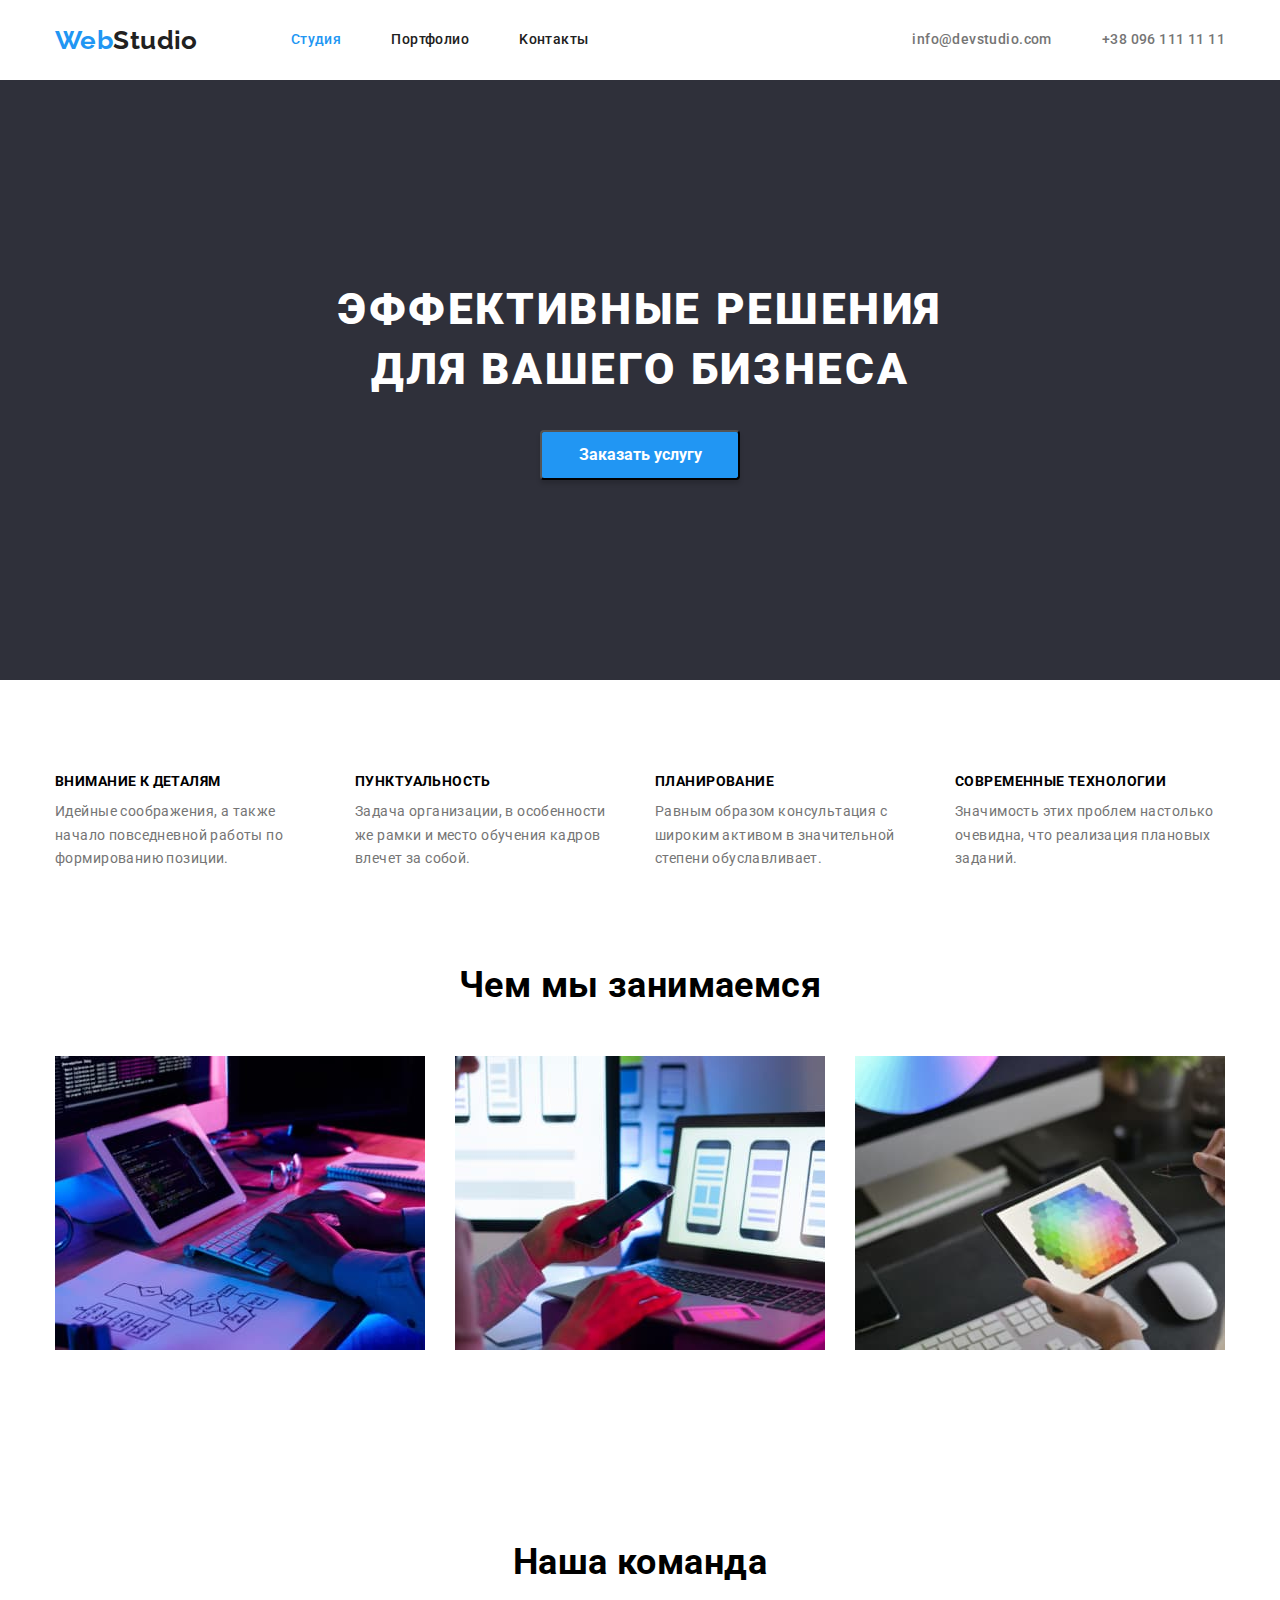
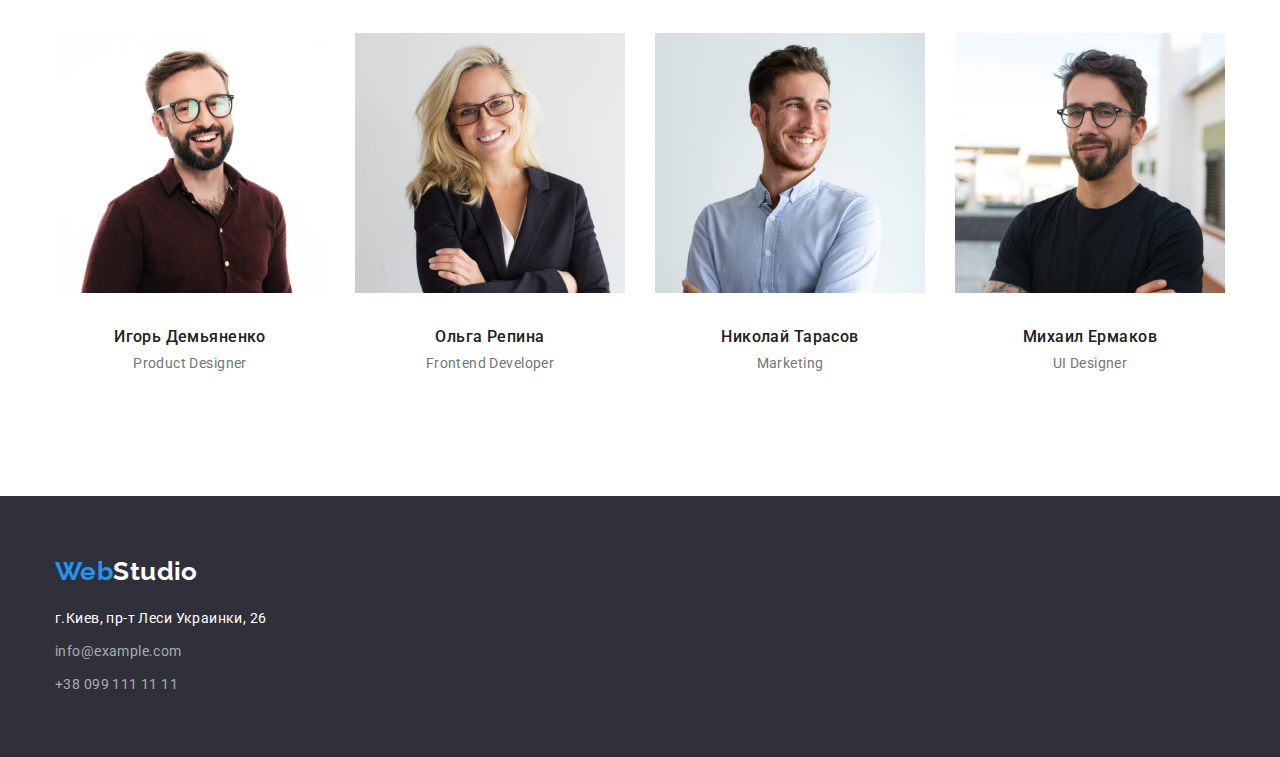
<file: index.html>
<!DOCTYPE html>
<html lang="ru">
  <head>
    <meta charset="UTF-8" />
    <meta http-equiv="X-UA-Compatible" content="IE=edge" />
    <meta name="viewport" content="width=device-width, initial-scale=1.0" />
    <title>hw-03</title>
    <link rel="preconnect" href="https://fonts.googleapis.com" />
    <link rel="preconnect" href="https://fonts.gstatic.com" crossorigin />
    <link
      href="https://fonts.googleapis.com/css2?family=Raleway:wght@400;700&family=Roboto:wght@400;500;700;900&display=swap"
      rel="stylesheet"
    />
    <link
      rel="stylesheet"
      href="https://cdnjs.cloudflare.com/ajax/libs/modern-normalize/1.1.0/modern-normalize.min.css"
    />
    <link rel="stylesheet" href="./style/styles.css" />
  </head>
  <body class="page">
    <!--верхня линия-->
    <header class="header">
      <!--навигатор сайта-->
      <div class="container site-nav">
        <nav class="site nav">
          <a href="#" lang="en" class="link logo">
            <span class="logo-web">Web</span>Studio
          </a>
          <ul class="nav list">
            <li class="nav item">
              <a href="index.html" class="nav link current">Студия</a>
            </li>
            <li class="nav item">
              <a href="portfolio.html" class="nav link">Портфолио</a>
            </li>
            <li class="nav item">
              <a href="#" class="nav link">Kонтакты</a>
            </li>
          </ul>
        </nav>
        <!--почта и телефон-->
        <ul class="contacts list">
          <li class="contacts item">
            <a href="mailto:info@devstudio.com" class="contacts link"
              >info@devstudio.com</a
            >
          </li>
          <li class="contacts item">
            <a href="tel:+380961111111" class="contacts link"
              >+38 096 111 11 11</a
            >
          </li>
        </ul>
      </div>
    </header>

    <main>
      <section class="section main">
        <div class="container main">
          <h1 class="main-title">Эффективные решения для вашего бизнеса</h1>
          <button type="button" class="main btr">Заказать услугу</button>
        </div>
      </section>
      <!--особености услуг-->
      <section class="section">
        <div class="container">
          <h2 class="title visually-hidden">наши особливости</h2>
          <ul class="description list">
            <li class="description item">
              <h3 class="description title">Внимание к деталям</h3>
              <p class="disc-text">
                Идейные соображения, а также начало повседневной работы по
                формированию позиции.
              </p>
            </li>
            <li class="description item">
              <h3 class="description title">Пунктуальность</h3>
              <p class="disc-text">
                Задача организации, в особенности же рамки и место обучения
                кадров влечет за собой.
              </p>
            </li>
            <li class="description item">
              <h3 class="description title">Планирование</h3>
              <p class="disc-text">
                Равным образом консультация с широким активом в значительной
                степени обуславливает.
              </p>
            </li>
            <li class="description item">
              <h3 class="description title">Современные технологии</h3>
              <p class="disc-text">
                Значимость этих проблем настолько очевидна, что реализация
                плановых заданий.
              </p>
            </li>
          </ul>
        </div>
      </section>
      <!--чем занимаемся-->
      <section class="section what-doing not-padding">
        <div class="container">
          <h2 class="section-titele">Чем мы занимаемся</h2>
          <ul class="list">
            <li class="item">
              <img
                class="imeges writing"
                src="./images/code-writing.jpg"
                alt="розробка програмного забезпечення"
              />
            </li>
            <li class="item">
              <img
                class="imeges fron"
                src="./images/create-front-end.jpg"
                alt="тестування мобільного додатку"
              />
            </li>
            <li class="item">
              <img
                class="imeges tablet"
                src="./images/tablet.jpg"
                alt="налаштування палітри кольорів"
              />
            </li>
          </ul>
        </div>
      </section>
      <!--Наша команда-->
      <section class="section team">
        <div class="container">
          <h2 class="section-titele">Наша команда</h2>
          <ul class="team list">
            <li class="team item">
              <img
                class="team images igor"
                src="./images/igor.jpg"
                alt="foto-igor"
              />
              <div class="team-content">
                <h3 class="team-title">Игорь Демьяненко</h3>
                <p lang="en" class="team-text">Product Designer</p>
              </div>
            </li>
            <li class="team item">
              <img
                class="team images"
                src="./images/Olga.jpg"
                alt="foto-olga"
              />
              <div class="team-content">
                <h3 class="team-title">Ольга Репина</h3>
                <p lang="en" class="team-text">Frontend Developer</p>
              </div>
            </li>
            <li class="team item">
              <img
                class="team images"
                src="./images/Nikolay.jpg"
                alt="foto-Nikolay"
              />
              <div class="team-content">
                <h3 class="team-title">Николай Тарасов</h3>
                <p lang="en" class="team-text">Marketing</p>
              </div>
            </li>
            <li class="team item">
              <img
                class="team images michael"
                src="./images/Michael.jpg"
                alt="foto-Michael"
              />
              <div class="team-content">
                <h3 class="team-title">Михаил Ермаков</h3>
                <p lang="en" class="team-text">UI Designer</p>
              </div>
            </li>
          </ul>
        </div>
      </section>
    </main>

    <!-- Підвал сторінки -->
    <footer class="footer">
      <div class="container">
        <a href="#" lang="en" class="link logo-footer"
          ><span class="logo-web">Web</span>Studio</a
        >
        <address class="address">
          <ul class="list">
            <li class="address-googl item">
              <a
                href="https://www.google.com.ua/maps/place/%D0%B1%D1%83%D0%BB.+%D0%9B%D0%B5%D1%81%D0%B8+%D0%A3%D0%BA%D1%80%D0%B0%D0%B8%D0%BD%D0%BA%D0%B8,+26,+%D0%9A%D0%B8%D0%B5%D0%B2,+02000/@50.4265841,30.5361971,17z/data=!3m1!4b1!4m5!3m4!1s0x40d4cf0e033ecbe9:0x57a4dffefec77da0!8m2!3d50.4265807!4d30.5383858?hl=ru"
                target="_blank"
                class="link"
              >
                г.Киев, пр-т Леси Украинки, 26
              </a>
            </li>
            <li class="footer-address item">
              <a href="mailto:info@example.com" class="link"
                >info@example.com</a
              >
            </li>
            <li class="footer-address item">
              <a href="tel:+380991111111" class="link">+38 099 111 11 11</a>
            </li>
          </ul>
        </address>
      </div>
    </footer>
  </body>
</html>
</file>
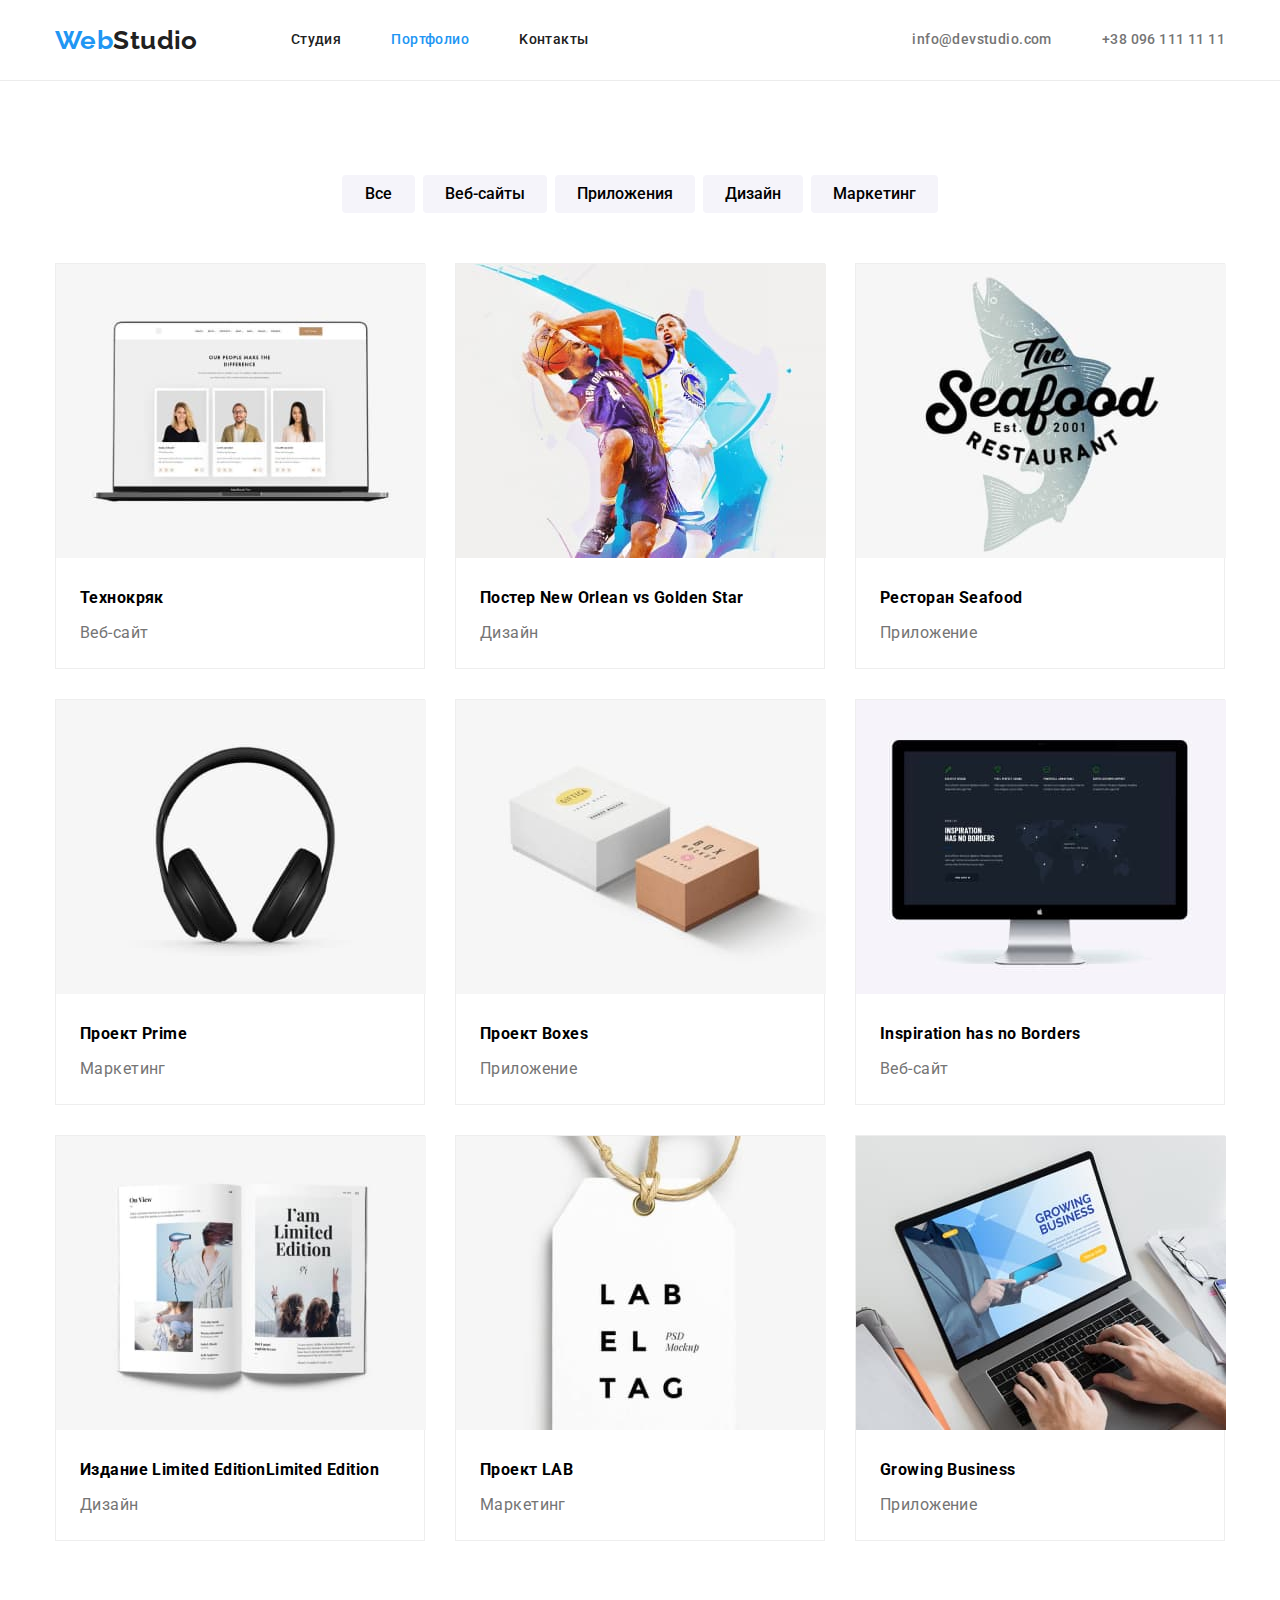
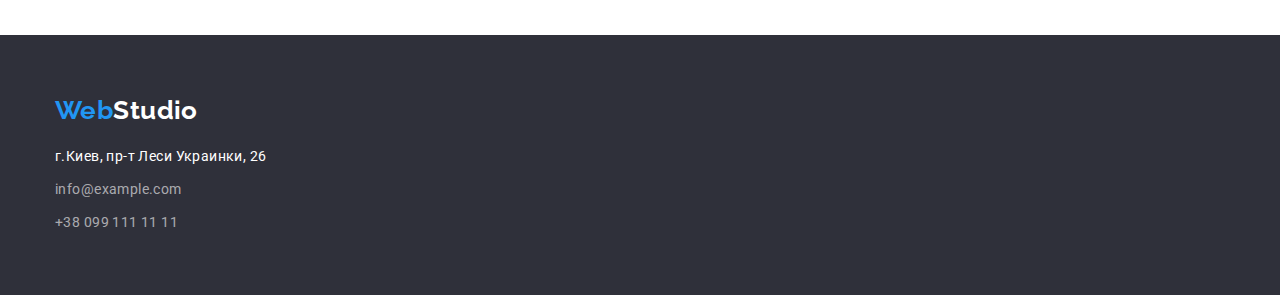
<file: portfolio.html>
<!DOCTYPE html>
<html lang="ru">
  <head>
    <meta charset="UTF-8" />
    <meta http-equiv="X-UA-Compatible" content="IE=edge" />
    <meta name="viewport" content="width=device-width, initial-scale=1.0" />
    <title>hw-03</title>
    <link rel="preconnect" href="https://fonts.googleapis.com" />
    <link rel="preconnect" href="https://fonts.gstatic.com" crossorigin />
    <link
      href="https://fonts.googleapis.com/css2?family=Raleway:wght@400;700&family=Roboto:wght@400;500;700;900&display=swap"
      rel="stylesheet"
    />
    <link
      rel="stylesheet"
      href="https://cdnjs.cloudflare.com/ajax/libs/modern-normalize/1.1.0/modern-normalize.min.css"
    />
    <link rel="stylesheet" href="./style/portfolio.css" />
  </head>
  <body class="page">
    <!--верхняя линия-->
    <header class="header">
      <!--навигатор сайта-->
      <div class="container site-nav">
        <nav class="site nav">
          <a href="#" lang="en" class="link logo">
            <span class="logo-web">Web</span>Studio
          </a>
          <ul class="nav list">
            <li class="nav item">
              <a href="index.html" class="nav link">Студия</a>
            </li>
            <li class="nav item">
              <a href="portfolio.html" class="nav link current">Портфолио</a>
            </li>
            <li class="nav item">
              <a href="#" class="nav link">Kонтакты</a>
            </li>
          </ul>
        </nav>
        <!--почта и телефон-->
        <ul class="contacts list">
          <li class="contacts item">
            <a href="mailto:info@devstudio.com" class="contacts link"
              >info@devstudio.com</a
            >
          </li>
          <li class="contacts item">
            <a href="tel:+380961111111" class="contacts link"
              >+38 096 111 11 11</a
            >
          </li>
        </ul>
      </div>
    </header>

    <section class="section main">
      <div class="container">
        <h1 class="visually-hidden">portfolio</h1>
        <div class="filter">
          <ul class="button list">
            <li class="button item">
              <button type="button" class="btn active">Все</button>
            </li>
            <li class="button item">
              <button type="button" class="btn active">Веб-сайты</button>
            </li>
            <li class="button item">
              <button type="button" class="btn active">Приложения</button>
            </li>
            <li class="button item">
              <button type="button" class="btn active">Дизайн</button>
            </li>
            <li class="button item">
              <button type="button" class="btn active">Маркетинг</button>
            </li>
          </ul>
        </div>
        <ul class="section content list">
          <li class="section item">
            <img
              class="section-imeg"
              src="./images/site1.jpg"
              alt="site page"
            />
            <div class="description">
              <h2 class="item-title">Технокряк</h2>
              <p class="section-text">Веб-сайт</p>
            </div>
          </li>
          <li class="section item">
            <img
              class="section-imeg"
              src="./images/basketball2.jpg"
              alt="two basketball players"
            />
            <div class="description">
              <h2 class="item-title">
                Постер <span lang="en">New Orlean vs Golden Star</span>
              </h2>
              <p class="section-text">Дизайн</p>
            </div>
          </li>
          <li class="section item">
            <img
              class="section-imeg"
              src="./images/fish3.jpg"
              alt="fish restaurant logo"
            />
            <div class="description">
              <h2 class="item-title">
                Ресторан <span lang="en">Seafood</span>
              </h2>
              <p class="section-text">Приложение</p>
            </div>
          </li>
          <li class="section item">
            <img
              class="section-imeg"
              src="./images/headphones4.jpg"
              alt="headphones"
            />
            <div class="description">
              <h2 class="item-title">Проект <span lang="en"> Prime</span></h2>
              <p class="section-text">Маркетинг</p>
            </div>
          </li>
          <li class="section item">
            <img
              class="section-imeg"
              src="./images/boxes5.jpg"
              alt="two boxes"
            />
            <div class="description">
              <h2 class="item-title">Проект <span lang="en"> Boxes</span></h2>
              <p class="section-text">Приложение</p>
            </div>
          </li>
          <li class="section item">
            <img
              class="section-imeg"
              src="./images/monitor6.jpg"
              alt="monitor"
            />
            <div class="description">
              <h2 lang="en" class="item-title">Inspiration has no Borders</h2>
              <p class="section-text">Веб-сайт</p>
            </div>
          </li>
          <li class="section item">
            <img
              class="section-imeg"
              src="./images/book7.jpg"
              alt="open book"
            />
            <div class="description">
              <h2 class="item-title">
                Издание <span lang="en">Limited Edition</span>Limited Edition
              </h2>
              <p class="section-text">Дизайн</p>
            </div>
          </li>
          <li class="section item">
            <img
              class="section-imeg"
              src="./images/label8.jpg"
              alt="progect label "
            />
            <div class="description">
              <h2 class="item-title">Проект <span lang="en"> LAB</span></h2>
              <p class="section-text">Маркетинг</p>
            </div>
          </li>
          <li class="section item">
            <img
              class="section-imeg"
              src="./images/label9.jpg"
              alt="growing business"
            />
            <div class="description">
              <h2 lang="en" class="item-title">Growing Business</h2>
              <p class="section-text">Приложение</p>
            </div>
          </li>
        </ul>
      </div>
    </section>

    <!-- Підвал сторінки -->
    <footer class="footer">
      <div class="container">
        <a href="#" lang="en" class="link logo-footer"
          ><span class="logo-web">Web</span>Studio</a
        >
        <address class="address">
          <ul class="list">
            <li class="address-googl item">
              <a
                href="https://www.google.com.ua/maps/place/%D0%B1%D1%83%D0%BB.+%D0%9B%D0%B5%D1%81%D0%B8+%D0%A3%D0%BA%D1%80%D0%B0%D0%B8%D0%BD%D0%BA%D0%B8,+26,+%D0%9A%D0%B8%D0%B5%D0%B2,+02000/@50.4265841,30.5361971,17z/data=!3m1!4b1!4m5!3m4!1s0x40d4cf0e033ecbe9:0x57a4dffefec77da0!8m2!3d50.4265807!4d30.5383858?hl=ru"
                target="_blank"
                class="link"
              >
                г.Киев, пр-т Леси Украинки, 26
              </a>
            </li>
            <li class="footer-address item">
              <a href="mailto:info@example.com" class="link"
                >info@example.com</a
              >
            </li>
            <li class="footer-address item">
              <a href="tel:+380991111111" class="link">+38 099 111 11 11</a>
            </li>
          </ul>
        </address>
      </div>
    </footer>
  </body>
</html>
</file>
<file: style/styles.css>
/* перемение сайта*/

:root {
  /* текст */
  --main-text: 'Roboto', sans-serif;
  --logo-text: 'Raleway', sans-serif;
  /* цвета текста */
  --main-text-color: #212121;
  --acсent-color: #2196f3;
  --main-text-grey: #757575;
  --main-light: #ffffff;

  /* цвета фона */
  --background-dark: #2f303a;
  --background-light: #e5e5e5;
  --background-grey: #f5f4fa;
}

html {
  box-sizing: border-box;
}
*,
*::before,
*::after {
  box-sizing: inherit;
}

body {
  font-family: var(--main-text);
  font-size: 14px;
  line-height: 1.14;
  letter-spacing: 0.03em;
}

.list .link,
.list .item,
a {
  text-decoration: none;
  font-style: normal;
}
.list {
  list-style: none;
}

.list,
h1,
h2,
h3,
h4,
p {
  padding: 0;
  margin: 0;
}

/* основной цвет #212121 */
/* вторичний цвет #757575 */
/* белий основ #FFFFFF */
/* основ голуб #2196F3 */
/* вторичние цвет фона #2F303A */

/* container site - контейнери сайта */
.container {
  width: 1200px;
  padding-left: 15px;
  padding-right: 15px;
  margin-left: auto;
  margin-right: auto;
  /* УДАЛИТЬ */
  /* background-color: aqua;
  outline: 2px solid blue; */
}

/* header site -шапка сайта  */
.header {
  background-color: var(--main-light);
}
.container.site-nav {
  display: flex;
  align-items: center;
}

/* nav site -навигатор сайта */

.site.nav {
  display: flex;
  align-items: center;
}

/*logo-site логоти сайта*/
.logo {
  color: var(--main-text-color);
  font-family: var(--logo-text);
  font-weight: 700;
  font-size: 26px;
  line-height: 1.19;
}

.logo-web {
  color: var(--acсent-color);
}

.nav.list {
  display: flex;
  margin-left: 93px;
}

/* .nav.item:not(:last-child),
.contacts.item:not(:last-child) {
  margin-right: 50px;
} */
.nav.item + .item,
.contacts.item + .item {
  margin-left: 50px;
}

.nav.link,
.contacts.link {
  display: block;
  padding-top: 32px;
  padding-bottom: 32px;

  color: var(--main-text-color);
  font-weight: 500;
}

.contacts.link {
  color: var(--main-text-grey);
}
/* контакти */
.contacts.list {
  display: flex;
  margin-left: auto;

  font-weight: 500;
}
.nav.link.current {
  color: var(--acсent-color);
}

/* hover i focus */
.nav .link:hover,
.nav .link:focus,
.nav .link:active,
.footer-address .link:hover,
.footer-address .link:focus,
.contacts.link:hover,
.contacts.link:focus {
  color: var(--acсent-color);
}

/* main section- главний раздел */
.section {
  padding-top: 94px;
  padding-bottom: 94px;
  /* УДАЛИТЬ */
  /* outline: 2px solid tomato; */
}

.section.main {
  padding-top: 200px;
  padding-bottom: 200px;

  text-align: center;
  background-color: var(--background-dark);
}

.main-title {
  margin-bottom: 30px;
  margin-left: 250px;
  margin-right: 250px;

  color: var(--main-light);
  font-weight: 900;
  font-size: 44px;
  line-height: 1.36;
  letter-spacing: 0.06em;

  text-transform: uppercase;
}

.main .btr {
  min-width: 200px;
  height: 50px;
  text-align: center;

  color: var(--main-light);
  background-color: var(--acсent-color);
  font-family: var(--main-text);
  font-weight: 700;
  font-size: 16px;
  line-height: 1.88;

  box-shadow: 0px 4px 4px rgba(0, 0, 0, 0.15);
  border-radius: 4px;
}

/* service features-особености услуги*/
.visually-hidden {
  position: absolute;
  width: 1px;
  height: 1px;
  margin: -1px;
  border: 0;
  padding: 0;

  white-space: nowrap;
  clip-path: inset(100%);
  clip: rect(0 0 0 0);
  overflow: hidden;
}

.description.title {
  margin-bottom: 10px;

  text-transform: uppercase;
  font-size: 14px;
  line-height: 1.14;
}
.description.list {
  display: flex;
}

.description.item {
  width: calc((100% - 90px) / 4);
  margin-right: 30px;
  align-items: flex-end;
}
.description.item:last-child {
  margin-right: 0;
}

.disc-text {
  line-height: 1.71;
  color: var(--main-text-grey);
}

/* what-doing-чем занимаемся */
.section.not-padding {
  padding-top: 0;
}
.section-titele {
  margin-bottom: 50px;

  font-weight: 700;
  font-size: 36px;
}
.what-doing,
.team {
  text-align: center;
  /* background-color: var(--background-light); */
}
.what-doing .list {
  display: flex;
}

.what-doing .item:not(:last-child) {
  margin-right: 30px;
}

.what-doing .imeges {
  width: 370px;
}

/* Наша команда */
/* .section.team {
  background-color: var(--background-grey);
} */

.team.images {
  width: 270px;
  /* margin-bottom: 30px; */
}
.team.list {
  display: flex;
}
.team.item {
  margin-right: 30px;
  text-align: center;
}
.team-content {
  padding-top: 30px;
  padding-bottom: 30px;
}
.team .team-title {
  margin-bottom: 10px;

  color: var(--main-text-color);

  font-weight: 500;
  font-size: 16px;
  line-height: 1.19;
}

.team-text {
  /* margin-bottom: 30px; */

  color: var(--main-text-grey);
}

/* footer site-подвал сайта */

.footer {
  padding-top: 60px;
  padding-bottom: 60px;
  background-color: var(--background-dark);
}
.logo-footer {
  display: inline-block;
  margin-bottom: 20px;

  font-family: var(--logo-text);
  color: var(--main-light);
  font-weight: 700;
  font-size: 26px;
  line-height: 1.19;
}
.address .item:not(:last-child) {
  margin-bottom: 9px;
}
.address-googl a {
  color: var(--main-light);
}
.footer-address a {
  color: rgba(255, 255, 255, 0.6);
}
.address {
  line-height: 1.71;
}
</file>
<file: style/portfolio.css>
/* перемение сайта*/

:root {
  /* текст */
  --main-text: 'Roboto', sans-serif;
  --logo-text: 'Raleway', sans-serif;
  /* цвета текста */
  --main-text-color: #212121;
  --accent-color: #2196f3;
  --main-text-grey: #757575;
  --main-light: #ffffff;

  /* цвета фона */
  --background-dark: #2f303a;
  --background-light: #e5e5e5;
  --background-grey: #f5f4fa;
}
html {
  box-sizing: border-box;
}
*,
*::before,
*::after {
  box-sizing: inherit;
}

body {
  font-family: var(--main-text);
  font-size: 14px;
  line-height: 1.14;
  letter-spacing: 0.03em;
}

.list .link,
.list .item,
a {
  text-decoration: none;
  font-style: normal;
}
.list {
  list-style: none;
}

.list,
h1,
h2,
h3,
h4,
p {
  padding: 0;
  margin: 0;
}

/* основной цвет #212121 */
/* вторичний цвет #757575 */
/* белий основ #FFFFFF */
/* основ голуб #2196F3 */
/* вторичние цвет фона #2F303A */

/* container site - контейнери сайта */
.container {
  width: 1200px;
  padding-left: 15px;
  padding-right: 15px;
  margin-left: auto;
  margin-right: auto;
  /* УДАЛИТЬ */
  /* background-color: yellow;
  outline: 2px solid blue; */
}

/* header site -шапка сайта  */
.header {
  background-color: var(--main-light);
  border-bottom: 1px solid #ececec;
}
.container.site-nav {
  display: flex;
  align-items: center;
}

/* nav site -навигатор сайта */

.site.nav {
  display: flex;
  align-items: center;
}

/*logo-site логоти сайта*/
.logo {
  color: var(--main-text-color);
  font-family: var(--logo-text);
  font-weight: 700;
  font-size: 26px;
  line-height: 1.19;
}

.logo-web {
  color: var(--accent-color);
}

.nav.list {
  display: flex;
  margin-left: 93px;
}

/* .nav.item:not(:last-child),
.contacts.item:not(:last-child) {
  margin-right: 50px;
} */
.nav.item + .item,
.contacts.item + .item {
  margin-left: 50px;
}

.nav.link,
.contacts.link {
  display: block;
  padding-top: 32px;
  padding-bottom: 32px;

  color: var(--main-text-color);
  font-weight: 500;
}

.contacts.link {
  color: var(--main-text-grey);
}
/* контакти */
.contacts.list {
  display: flex;
  margin-left: auto;

  font-weight: 500;
}
.nav.link.current {
  color: var(--accent-color);
}

/* hover i focus */
.nav .link:hover,
.nav .link:focus,
.nav .link:active,
.footer-address .link:hover,
.footer-address .link:focus,
.contacts.link:hover,
.contacts.link:focus {
  color: var(--accent-color);
}

.visually-hidden {
  position: absolute;
  width: 1px;
  height: 1px;
  margin: -1px;
  border: 0;
  padding: 0;

  white-space: nowrap;
  clip-path: inset(100%);
  clip: rect(0 0 0 0);
  overflow: hidden;
}

/* main section  -основний розділ */
.section.main {
  padding-top: 94px;
  padding-bottom: 94px;

  /* background-color: var(--background-light); */
}

/* filter buttons-кнопки фільтра */
.filter {
  margin-bottom: 50px;
}

.button.list {
  display: flex;
  justify-content: center;
}
.button.item + .item {
  margin-left: 8px;
}

.filter .btn {
  min-width: 73px;
  height: 38px;
  padding: 6px 22px;
  text-align: center;

  background-color: var(--background-grey);
  font-family: var(--main-text);
  font-weight: 500;
  font-size: 16px;
  line-height: 1.62;

  border: 0;
  border-radius: 4px;
}
.filter .btn:hover,
.filter .btn:focus,
.filter .btn:active {
  background-color: var(--accent-color);
  color: var(--main-light);
}

/* section content - контент розділа */
.section.content {
  display: flex;
  flex-wrap: wrap;
}

.section.item {
  width: 370px;

  margin-bottom: 30px;
  margin-right: 30px;

  border: 1px solid #eeeeee;
  border: -1px;
  /* background-color: var(--main-light); */
}

.section.item:nth-last-child(-n + 3) {
  margin-bottom: 0;
}

.section.item:nth-child(3n) {
  margin-right: 0;
}
/* .section-imeg {
  margin-bottom: 20px;
} */

/* title-заголовки */

.description {
  padding: 20px 24px;
}

.item-title {
  margin-bottom: 4px;

  font-weight: 700;
  font-size: 16px;
  line-height: 2;
}
/* text -текст*/

.section-text {
  font-weight: 400;
  font-size: 16px;
  line-height: 1.87;
  color: var(--main-text-grey);
}

/* footer site-подвал сайта */

.footer {
  padding-top: 60px;
  padding-bottom: 60px;
  background-color: var(--background-dark);
}
.logo-footer {
  display: inline-block;
  margin-bottom: 20px;

  font-family: var(--logo-text);
  color: var(--main-light);
  font-weight: 700;
  font-size: 26px;
  line-height: 1.19;
}
.address .item:not(:last-child) {
  margin-bottom: 9px;
}
.address-googl a {
  color: var(--main-light);
}
.footer-address a {
  color: rgba(255, 255, 255, 0.6);
}
.address {
  line-height: 1.71;
}
</file>
